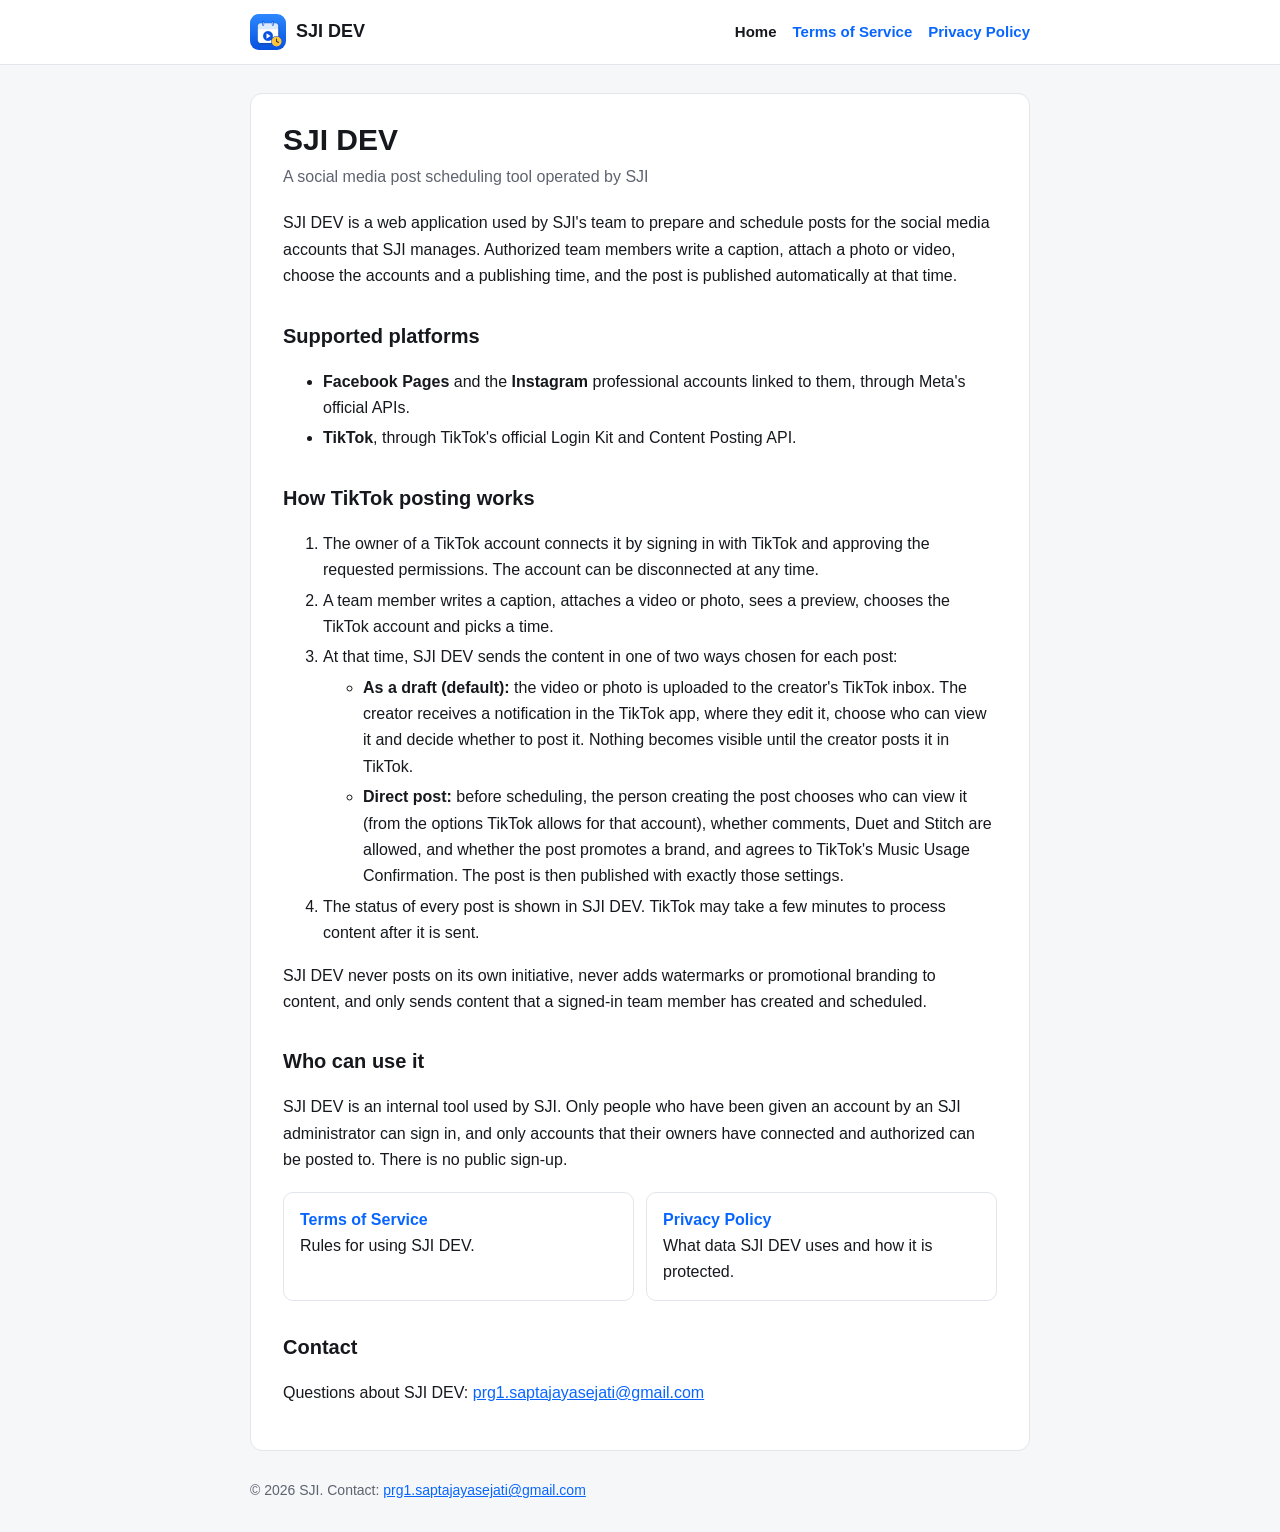
<file: index.html>
<!doctype html>
<html lang="en"><head><meta charset="utf-8"><meta name="viewport" content="width=device-width,initial-scale=1">
<title>SJI DEV - Social media post scheduler by SJI</title><meta name="description" content="SJI DEV - post scheduling tool by SJI">
<link rel="icon" href="icon.png"><link rel="stylesheet" href="style.css"></head><body>
<header><div class="bar"><a class="brand" href="index.html"><img src="icon.png" alt="">SJI DEV</a>
<nav><a href="index.html" aria-current="page">Home</a><a href="terms.html">Terms of Service</a><a href="privacy.html">Privacy Policy</a></nav></div></header>
<main><article>
<h1>SJI DEV</h1>
<p class="updated">A social media post scheduling tool operated by SJI</p>
<p>SJI DEV is a web application used by SJI's team to prepare and schedule posts for the social media accounts that SJI manages. Authorized team members write a caption, attach a photo or video, choose the accounts and a publishing time, and the post is published automatically at that time.</p>
<h2>Supported platforms</h2>
<ul>
<li><b>Facebook Pages</b> and the <b>Instagram</b> professional accounts linked to them, through Meta's official APIs.</li>
<li><b>TikTok</b>, through TikTok's official Login Kit and Content Posting API.</li>
</ul>
<h2>How TikTok posting works</h2>
<ol>
<li>The owner of a TikTok account connects it by signing in with TikTok and approving the requested permissions. The account can be disconnected at any time.</li>
<li>A team member writes a caption, attaches a video or photo, sees a preview, chooses the TikTok account and picks a time.</li>
<li>At that time, SJI DEV sends the content in one of two ways chosen for each post:
 <ul>
 <li><b>As a draft (default):</b> the video or photo is uploaded to the creator's TikTok inbox. The creator receives a notification in the TikTok app, where they edit it, choose who can view it and decide whether to post it. Nothing becomes visible until the creator posts it in TikTok.</li>
 <li><b>Direct post:</b> before scheduling, the person creating the post chooses who can view it (from the options TikTok allows for that account), whether comments, Duet and Stitch are allowed, and whether the post promotes a brand, and agrees to TikTok's Music Usage Confirmation. The post is then published with exactly those settings.</li>
 </ul></li>
<li>The status of every post is shown in SJI DEV. TikTok may take a few minutes to process content after it is sent.</li>
</ol>
<p>SJI DEV never posts on its own initiative, never adds watermarks or promotional branding to content, and only sends content that a signed-in team member has created and scheduled.</p>
<h2>Who can use it</h2>
<p>SJI DEV is an internal tool used by SJI. Only people who have been given an account by an SJI administrator can sign in, and only accounts that their owners have connected and authorized can be posted to. There is no public sign-up.</p>
<div class="cards">
<a href="terms.html"><b>Terms of Service</b><br>Rules for using SJI DEV.</a>
<a href="privacy.html"><b>Privacy Policy</b><br>What data SJI DEV uses and how it is protected.</a>
</div>
<h2>Contact</h2>
<p>Questions about SJI DEV: <a href="mailto:prg1.saptajayasejati@gmail.com">prg1.saptajayasejati@gmail.com</a></p>
</article></main>
<footer>&copy; 2026 SJI. Contact: <a href="mailto:prg1.saptajayasejati@gmail.com">prg1.saptajayasejati@gmail.com</a></footer>
</body></html>
</file>
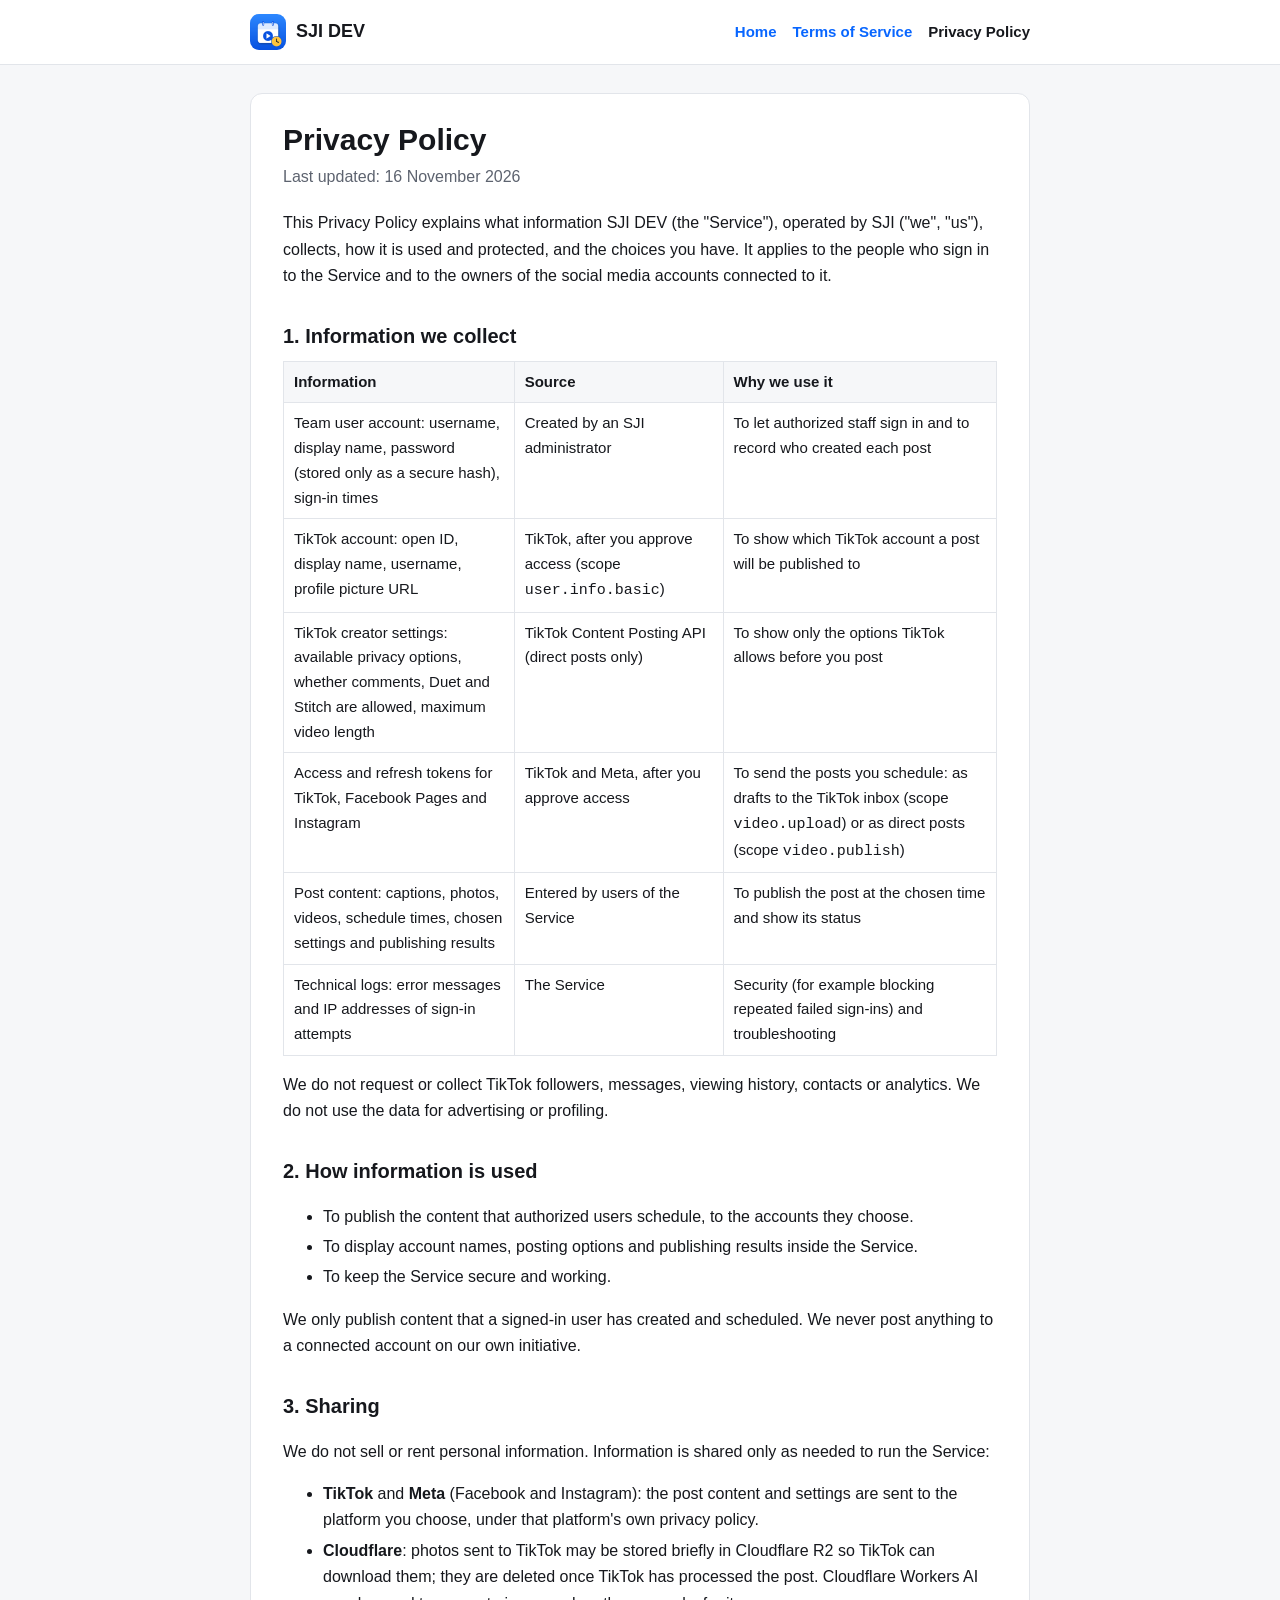
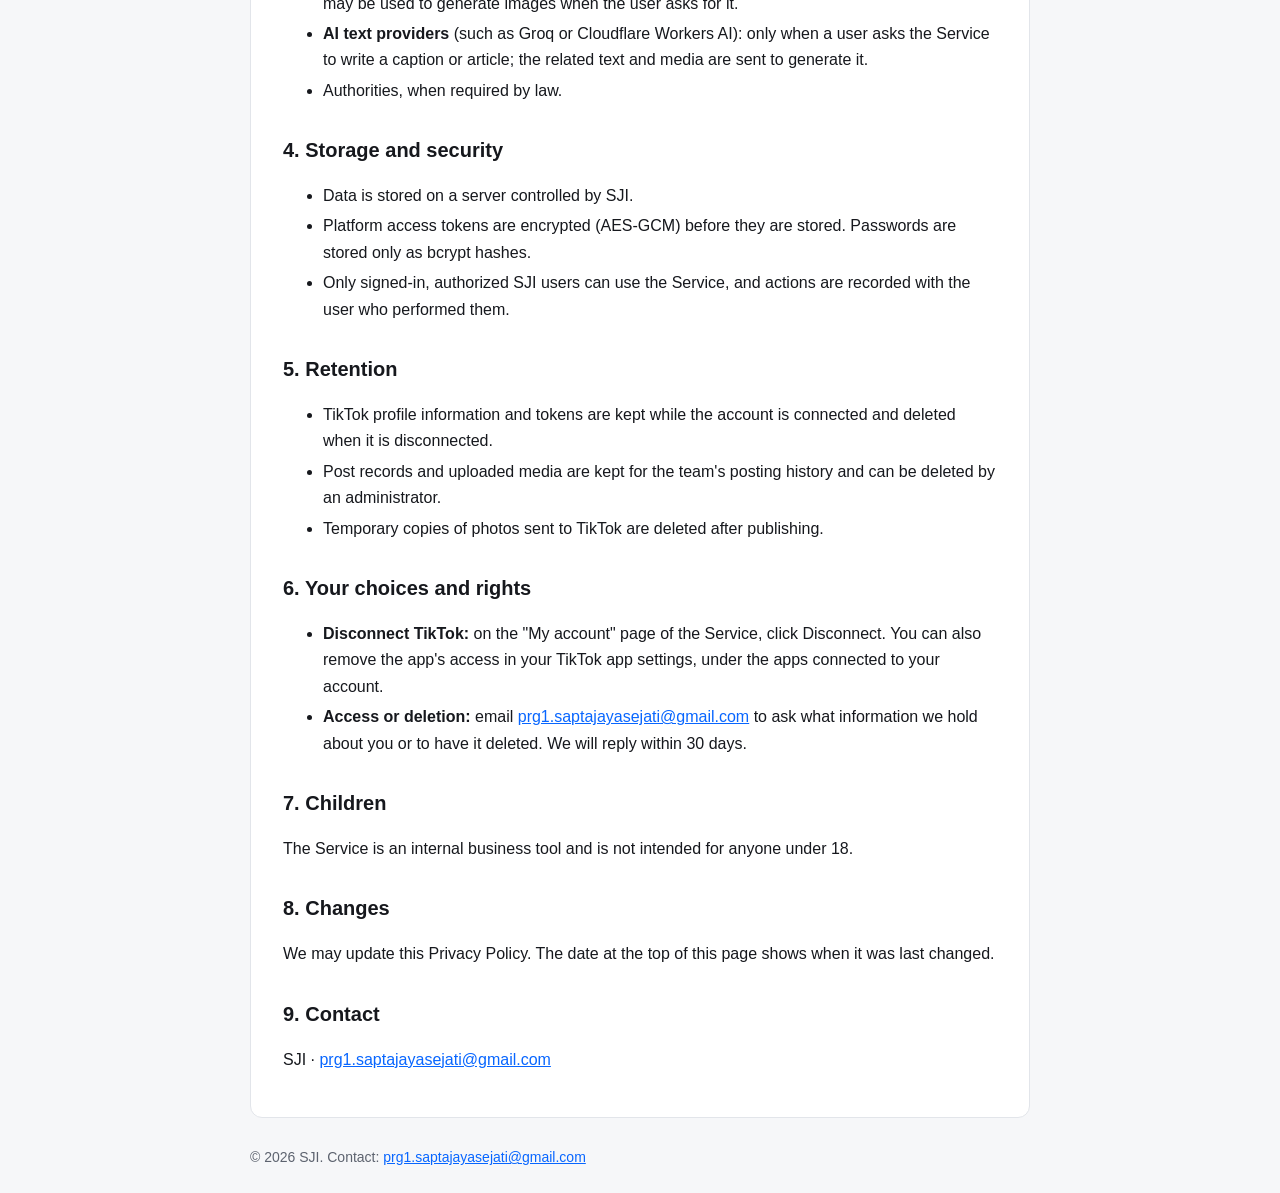
<file: privacy.html>
<!doctype html>
<html lang="en"><head><meta charset="utf-8"><meta name="viewport" content="width=device-width,initial-scale=1">
<title>Privacy Policy - SJI DEV</title><meta name="description" content="SJI DEV - post scheduling tool by SJI">
<link rel="icon" href="icon.png"><link rel="stylesheet" href="style.css"></head><body>
<header><div class="bar"><a class="brand" href="index.html"><img src="icon.png" alt="">SJI DEV</a>
<nav><a href="index.html">Home</a><a href="terms.html">Terms of Service</a><a href="privacy.html" aria-current="page">Privacy Policy</a></nav></div></header>
<main><article>
<h1>Privacy Policy</h1>
<p class="updated">Last updated: 16 November 2026</p>
<p>This Privacy Policy explains what information SJI DEV (the "Service"), operated by SJI ("we", "us"), collects, how it is used and protected, and the choices you have. It applies to the people who sign in to the Service and to the owners of the social media accounts connected to it.</p>

<h2>1. Information we collect</h2>
<table>
<tr><th>Information</th><th>Source</th><th>Why we use it</th></tr>
<tr><td>Team user account: username, display name, password (stored only as a secure hash), sign-in times</td><td>Created by an SJI administrator</td><td>To let authorized staff sign in and to record who created each post</td></tr>
<tr><td>TikTok account: open ID, display name, username, profile picture URL</td><td>TikTok, after you approve access (scope <code>user.info.basic</code>)</td><td>To show which TikTok account a post will be published to</td></tr>
<tr><td>TikTok creator settings: available privacy options, whether comments, Duet and Stitch are allowed, maximum video length</td><td>TikTok Content Posting API (direct posts only)</td><td>To show only the options TikTok allows before you post</td></tr>
<tr><td>Access and refresh tokens for TikTok, Facebook Pages and Instagram</td><td>TikTok and Meta, after you approve access</td><td>To send the posts you schedule: as drafts to the TikTok inbox (scope <code>video.upload</code>) or as direct posts (scope <code>video.publish</code>)</td></tr>
<tr><td>Post content: captions, photos, videos, schedule times, chosen settings and publishing results</td><td>Entered by users of the Service</td><td>To publish the post at the chosen time and show its status</td></tr>
<tr><td>Technical logs: error messages and IP addresses of sign-in attempts</td><td>The Service</td><td>Security (for example blocking repeated failed sign-ins) and troubleshooting</td></tr>
</table>
<p>We do not request or collect TikTok followers, messages, viewing history, contacts or analytics. We do not use the data for advertising or profiling.</p>

<h2>2. How information is used</h2>
<ul>
<li>To publish the content that authorized users schedule, to the accounts they choose.</li>
<li>To display account names, posting options and publishing results inside the Service.</li>
<li>To keep the Service secure and working.</li>
</ul>
<p>We only publish content that a signed-in user has created and scheduled. We never post anything to a connected account on our own initiative.</p>

<h2>3. Sharing</h2>
<p>We do not sell or rent personal information. Information is shared only as needed to run the Service:</p>
<ul>
<li><b>TikTok</b> and <b>Meta</b> (Facebook and Instagram): the post content and settings are sent to the platform you choose, under that platform's own privacy policy.</li>
<li><b>Cloudflare</b>: photos sent to TikTok may be stored briefly in Cloudflare R2 so TikTok can download them; they are deleted once TikTok has processed the post. Cloudflare Workers AI may be used to generate images when the user asks for it.</li>
<li><b>AI text providers</b> (such as Groq or Cloudflare Workers AI): only when a user asks the Service to write a caption or article; the related text and media are sent to generate it.</li>
<li>Authorities, when required by law.</li>
</ul>

<h2>4. Storage and security</h2>
<ul>
<li>Data is stored on a server controlled by SJI.</li>
<li>Platform access tokens are encrypted (AES-GCM) before they are stored. Passwords are stored only as bcrypt hashes.</li>
<li>Only signed-in, authorized SJI users can use the Service, and actions are recorded with the user who performed them.</li>
</ul>

<h2>5. Retention</h2>
<ul>
<li>TikTok profile information and tokens are kept while the account is connected and deleted when it is disconnected.</li>
<li>Post records and uploaded media are kept for the team's posting history and can be deleted by an administrator.</li>
<li>Temporary copies of photos sent to TikTok are deleted after publishing.</li>
</ul>

<h2>6. Your choices and rights</h2>
<ul>
<li><b>Disconnect TikTok:</b> on the "My account" page of the Service, click Disconnect. You can also remove the app's access in your TikTok app settings, under the apps connected to your account.</li>
<li><b>Access or deletion:</b> email <a href="mailto:prg1.saptajayasejati@gmail.com">prg1.saptajayasejati@gmail.com</a> to ask what information we hold about you or to have it deleted. We will reply within 30 days.</li>
</ul>

<h2>7. Children</h2>
<p>The Service is an internal business tool and is not intended for anyone under 18.</p>

<h2>8. Changes</h2>
<p>We may update this Privacy Policy. The date at the top of this page shows when it was last changed.</p>

<h2>9. Contact</h2>
<p>SJI &middot; <a href="mailto:prg1.saptajayasejati@gmail.com">prg1.saptajayasejati@gmail.com</a></p>
</article></main>
<footer>&copy; 2026 SJI. Contact: <a href="mailto:prg1.saptajayasejati@gmail.com">prg1.saptajayasejati@gmail.com</a></footer>
</body></html>
</file>
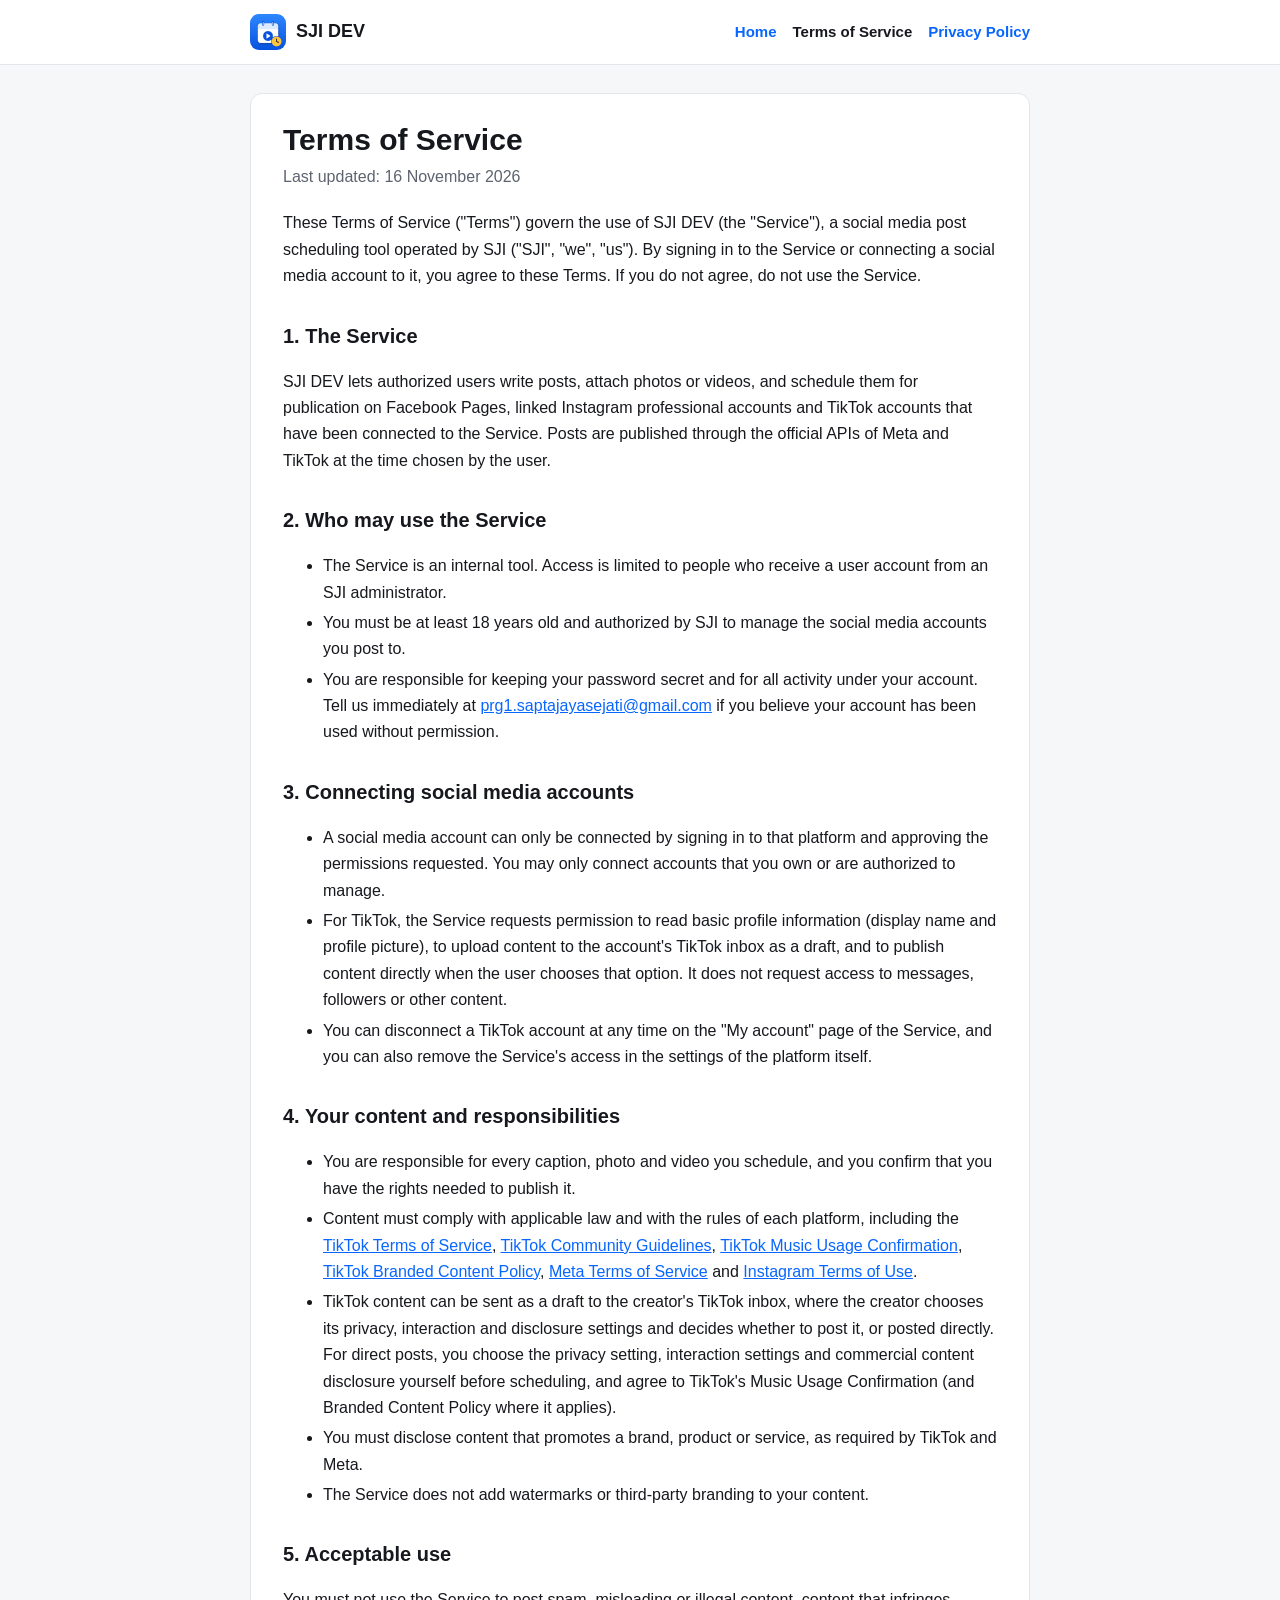
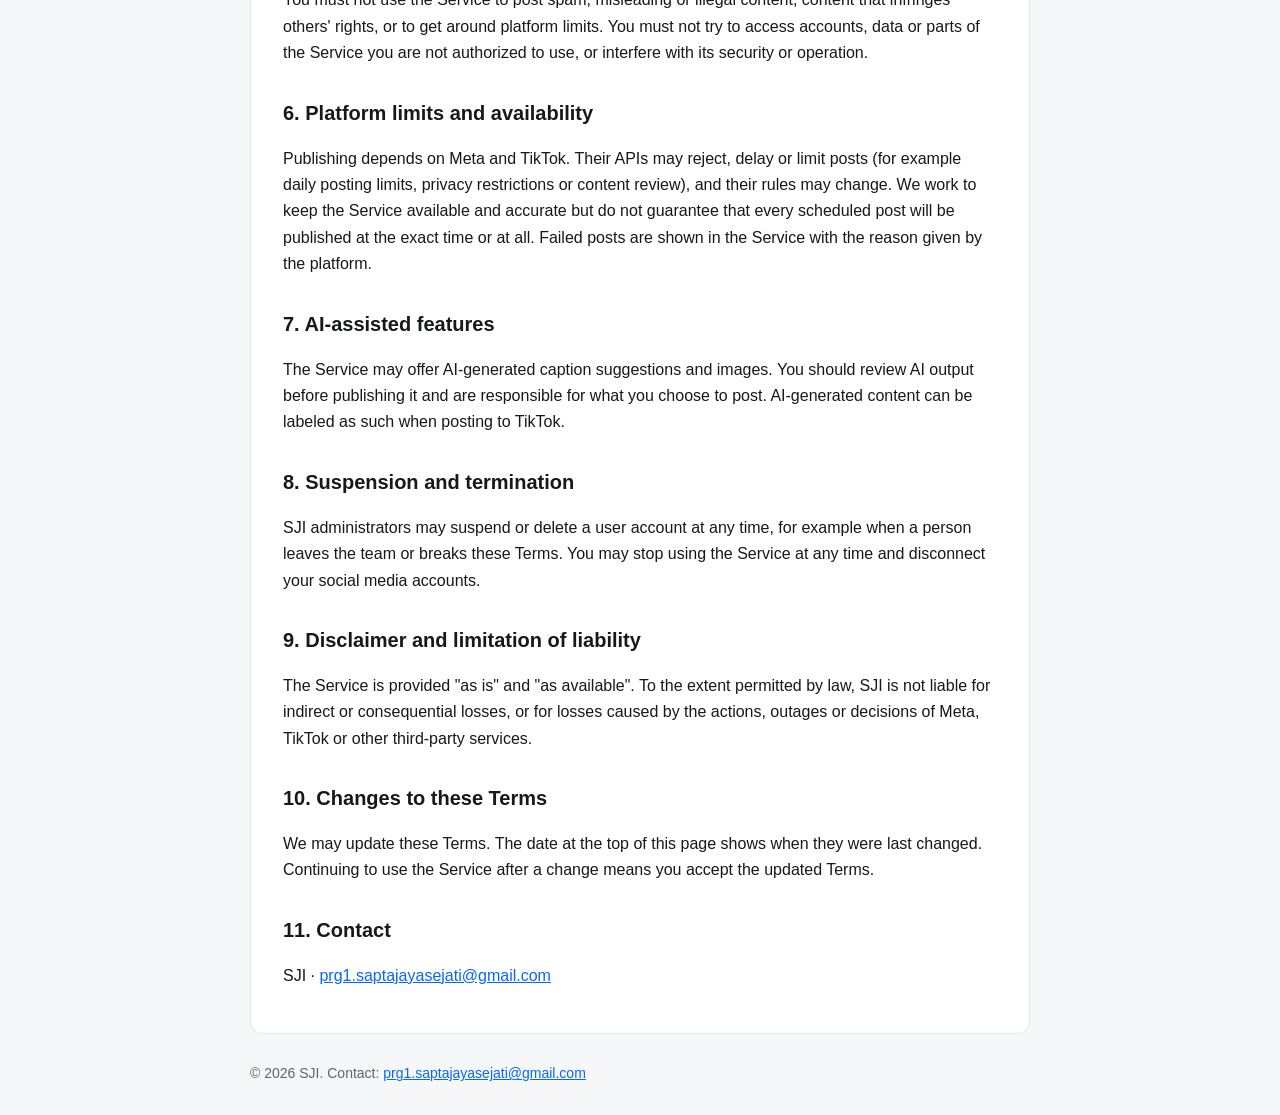
<file: terms.html>
<!doctype html>
<html lang="en"><head><meta charset="utf-8"><meta name="viewport" content="width=device-width,initial-scale=1">
<title>Terms of Service - SJI DEV</title><meta name="description" content="SJI DEV - post scheduling tool by SJI">
<link rel="icon" href="icon.png"><link rel="stylesheet" href="style.css"></head><body>
<header><div class="bar"><a class="brand" href="index.html"><img src="icon.png" alt="">SJI DEV</a>
<nav><a href="index.html">Home</a><a href="terms.html" aria-current="page">Terms of Service</a><a href="privacy.html">Privacy Policy</a></nav></div></header>
<main><article>
<h1>Terms of Service</h1>
<p class="updated">Last updated: 16 November 2026</p>
<p>These Terms of Service ("Terms") govern the use of SJI DEV (the "Service"), a social media post scheduling tool operated by SJI ("SJI", "we", "us"). By signing in to the Service or connecting a social media account to it, you agree to these Terms. If you do not agree, do not use the Service.</p>

<h2>1. The Service</h2>
<p>SJI DEV lets authorized users write posts, attach photos or videos, and schedule them for publication on Facebook Pages, linked Instagram professional accounts and TikTok accounts that have been connected to the Service. Posts are published through the official APIs of Meta and TikTok at the time chosen by the user.</p>

<h2>2. Who may use the Service</h2>
<ul>
<li>The Service is an internal tool. Access is limited to people who receive a user account from an SJI administrator.</li>
<li>You must be at least 18 years old and authorized by SJI to manage the social media accounts you post to.</li>
<li>You are responsible for keeping your password secret and for all activity under your account. Tell us immediately at <a href="mailto:prg1.saptajayasejati@gmail.com">prg1.saptajayasejati@gmail.com</a> if you believe your account has been used without permission.</li>
</ul>

<h2>3. Connecting social media accounts</h2>
<ul>
<li>A social media account can only be connected by signing in to that platform and approving the permissions requested. You may only connect accounts that you own or are authorized to manage.</li>
<li>For TikTok, the Service requests permission to read basic profile information (display name and profile picture), to upload content to the account's TikTok inbox as a draft, and to publish content directly when the user chooses that option. It does not request access to messages, followers or other content.</li>
<li>You can disconnect a TikTok account at any time on the "My account" page of the Service, and you can also remove the Service's access in the settings of the platform itself.</li>
</ul>

<h2>4. Your content and responsibilities</h2>
<ul>
<li>You are responsible for every caption, photo and video you schedule, and you confirm that you have the rights needed to publish it.</li>
<li>Content must comply with applicable law and with the rules of each platform, including the <a href="https://www.tiktok.com/legal/page/global/terms-of-service/en" rel="noopener">TikTok Terms of Service</a>, <a href="https://www.tiktok.com/community-guidelines" rel="noopener">TikTok Community Guidelines</a>, <a href="https://www.tiktok.com/legal/page/global/music-usage-confirmation/en" rel="noopener">TikTok Music Usage Confirmation</a>, <a href="https://www.tiktok.com/legal/page/global/bc-policy/en" rel="noopener">TikTok Branded Content Policy</a>, <a href="https://www.facebook.com/terms" rel="noopener">Meta Terms of Service</a> and <a href="https://help.instagram.com/581066165581870" rel="noopener">Instagram Terms of Use</a>.</li>
<li>TikTok content can be sent as a draft to the creator's TikTok inbox, where the creator chooses its privacy, interaction and disclosure settings and decides whether to post it, or posted directly. For direct posts, you choose the privacy setting, interaction settings and commercial content disclosure yourself before scheduling, and agree to TikTok's Music Usage Confirmation (and Branded Content Policy where it applies).</li>
<li>You must disclose content that promotes a brand, product or service, as required by TikTok and Meta.</li>
<li>The Service does not add watermarks or third-party branding to your content.</li>
</ul>

<h2>5. Acceptable use</h2>
<p>You must not use the Service to post spam, misleading or illegal content, content that infringes others' rights, or to get around platform limits. You must not try to access accounts, data or parts of the Service you are not authorized to use, or interfere with its security or operation.</p>

<h2>6. Platform limits and availability</h2>
<p>Publishing depends on Meta and TikTok. Their APIs may reject, delay or limit posts (for example daily posting limits, privacy restrictions or content review), and their rules may change. We work to keep the Service available and accurate but do not guarantee that every scheduled post will be published at the exact time or at all. Failed posts are shown in the Service with the reason given by the platform.</p>

<h2>7. AI-assisted features</h2>
<p>The Service may offer AI-generated caption suggestions and images. You should review AI output before publishing it and are responsible for what you choose to post. AI-generated content can be labeled as such when posting to TikTok.</p>

<h2>8. Suspension and termination</h2>
<p>SJI administrators may suspend or delete a user account at any time, for example when a person leaves the team or breaks these Terms. You may stop using the Service at any time and disconnect your social media accounts.</p>

<h2>9. Disclaimer and limitation of liability</h2>
<p>The Service is provided "as is" and "as available". To the extent permitted by law, SJI is not liable for indirect or consequential losses, or for losses caused by the actions, outages or decisions of Meta, TikTok or other third-party services.</p>

<h2>10. Changes to these Terms</h2>
<p>We may update these Terms. The date at the top of this page shows when they were last changed. Continuing to use the Service after a change means you accept the updated Terms.</p>

<h2>11. Contact</h2>
<p>SJI &middot; <a href="mailto:prg1.saptajayasejati@gmail.com">prg1.saptajayasejati@gmail.com</a></p>
</article></main>
<footer>&copy; 2026 SJI. Contact: <a href="mailto:prg1.saptajayasejati@gmail.com">prg1.saptajayasejati@gmail.com</a></footer>
</body></html>
</file>
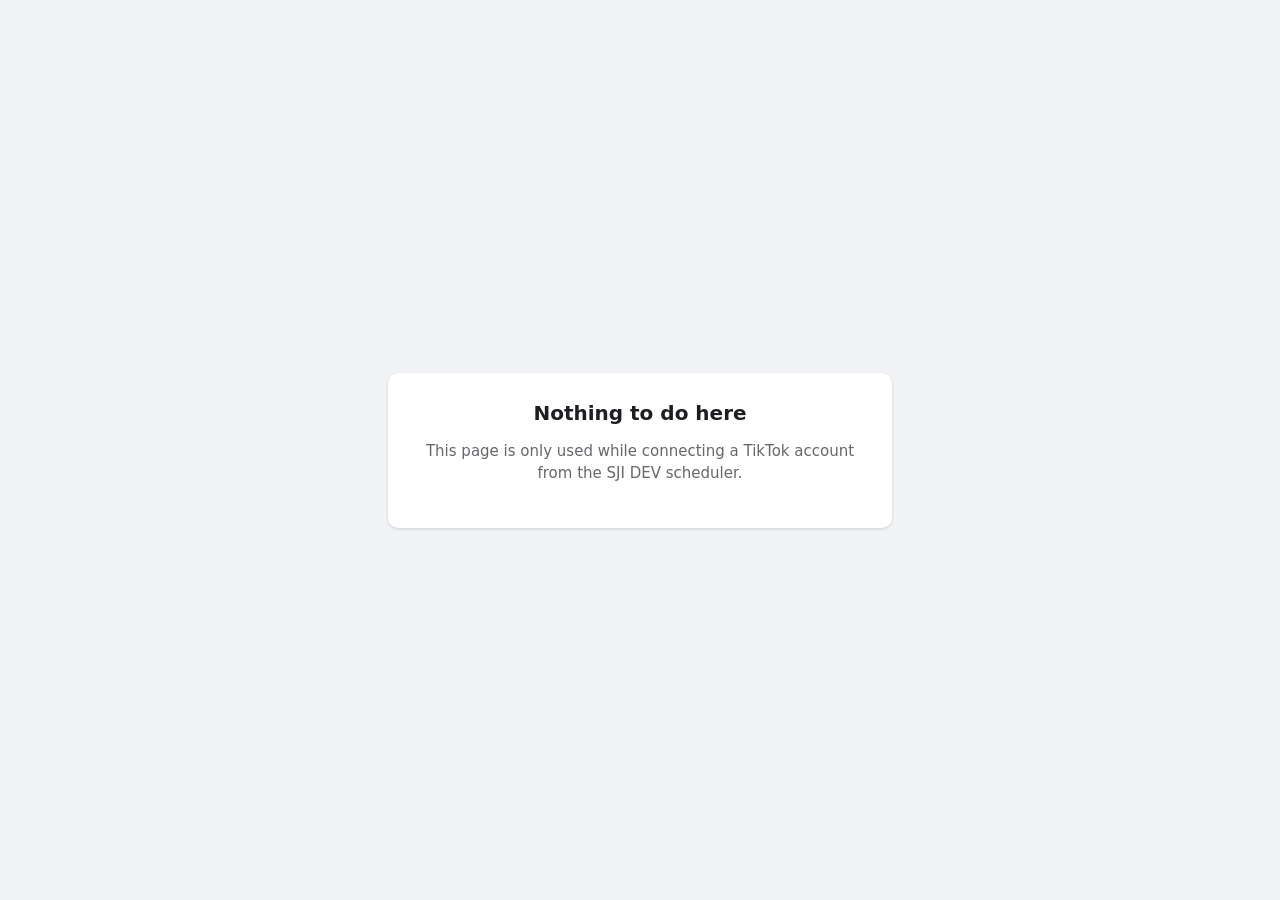
<file: tiktok-callback.html>
<!doctype html>
<html lang="en"><head>
<meta charset="utf-8">
<meta name="viewport" content="width=device-width,initial-scale=1">
<meta name="referrer" content="no-referrer">
<meta name="robots" content="noindex">
<title>Connecting TikTok - SJI DEV</title>
<style>
 body{font-family:system-ui,-apple-system,"Segoe UI",Roboto,sans-serif;background:#f0f2f5;color:#1c1e21;margin:0;display:grid;place-items:center;min-height:100vh}
 .card{background:#fff;border-radius:10px;box-shadow:0 1px 3px rgba(0,0,0,.15);padding:28px 32px;max-width:440px;text-align:center}
 h1{font-size:20px;margin:0 0 10px}
 p{color:#65676b;font-size:15px;line-height:1.5}
 a.btn{display:inline-block;margin-top:8px;background:#1877f2;color:#fff;text-decoration:none;padding:10px 18px;border-radius:6px;font-weight:600}
 .err{color:#c62828}
</style>
</head><body>
<div class="card">
 <h1 id="t">Connecting your TikTok account...</h1>
 <p id="m">Taking you back to the SJI DEV scheduler.</p>
 <p id="b"></p>
</div>
<script>
// TikTok sends the sign-in result here (an HTTPS page, as TikTok requires).
// This page only forwards it to the scheduler app; it stores and sends nothing anywhere else.
// The address of the scheduler app. Change it if the app does not run at this address.
var APP_URL = 'http://localhost:8080';

(function () {
  var q = window.location.search;
  var params = new URLSearchParams(q);
  if (!params.get('state')) {
    document.getElementById('t').textContent = 'Nothing to do here';
    document.getElementById('m').textContent = 'This page is only used while connecting a TikTok account from the SJI DEV scheduler.';
    return;
  }
  var target = APP_URL.replace(/\/+$/, '') + '/auth/tiktok/callback' + q;
  // Remove the one-time code from this page's address and browser history.
  try { history.replaceState(null, '', window.location.pathname); } catch (e) {}
  var b = document.getElementById('b');
  var a = document.createElement('a');
  a.className = 'btn'; a.href = target; a.textContent = 'Continue to the scheduler';
  b.appendChild(a);
  window.location.replace(target);
  setTimeout(function () {
    document.getElementById('m').innerHTML = 'If nothing happens, make sure the scheduler app is running on this computer at <b></b>, then click the button.';
    document.querySelector('#m b').textContent = APP_URL;
  }, 2500);
})();
</script>
</body></html>
</file>
<file: style.css>
:root{--bg:#f6f7f9;--card:#fff;--text:#16181d;--muted:#5d636f;--line:#e2e5ea;--blue:#0866ff}
@media(prefers-color-scheme:dark){:root{--bg:#121417;--card:#1b1e23;--text:#e7e9ee;--muted:#a3a9b5;--line:#2c3038;--blue:#4c95ff}}
*{box-sizing:border-box}
body{margin:0;background:var(--bg);color:var(--text);font:16px/1.65 -apple-system,"Segoe UI",Helvetica,Arial,sans-serif}
a{color:var(--blue)}
header{background:var(--card);border-bottom:1px solid var(--line)}
.bar{max-width:820px;margin:0 auto;padding:14px 20px;display:flex;align-items:center;justify-content:space-between;gap:12px;flex-wrap:wrap}
.brand{display:flex;align-items:center;gap:10px;font-weight:700;font-size:18px;color:var(--text);text-decoration:none}
.brand img{width:36px;height:36px;border-radius:9px}
nav a{margin-left:16px;text-decoration:none;font-weight:600;font-size:15px}
nav a[aria-current]{color:var(--text)}
main{max-width:820px;margin:28px auto;padding:0 20px}
article{background:var(--card);border:1px solid var(--line);border-radius:12px;padding:28px 32px}
@media(max-width:600px){article{padding:20px}}
h1{font-size:30px;line-height:1.2;margin:0 0 6px}
h2{font-size:20px;margin:30px 0 8px}
.updated{color:var(--muted);margin:0 0 20px}
li{margin:4px 0}
table{border-collapse:collapse;width:100%;font-size:15px;margin:8px 0}
th,td{border:1px solid var(--line);padding:8px 10px;text-align:left;vertical-align:top}
th{background:var(--bg)}
.cards{display:grid;grid-template-columns:repeat(auto-fit,minmax(220px,1fr));gap:12px;margin:18px 0}
.cards a{display:block;border:1px solid var(--line);border-radius:10px;padding:14px 16px;text-decoration:none;color:var(--text)}
.cards a b{color:var(--blue)}
footer{max-width:820px;margin:0 auto 30px;padding:0 20px;color:var(--muted);font-size:14px}
</file>
